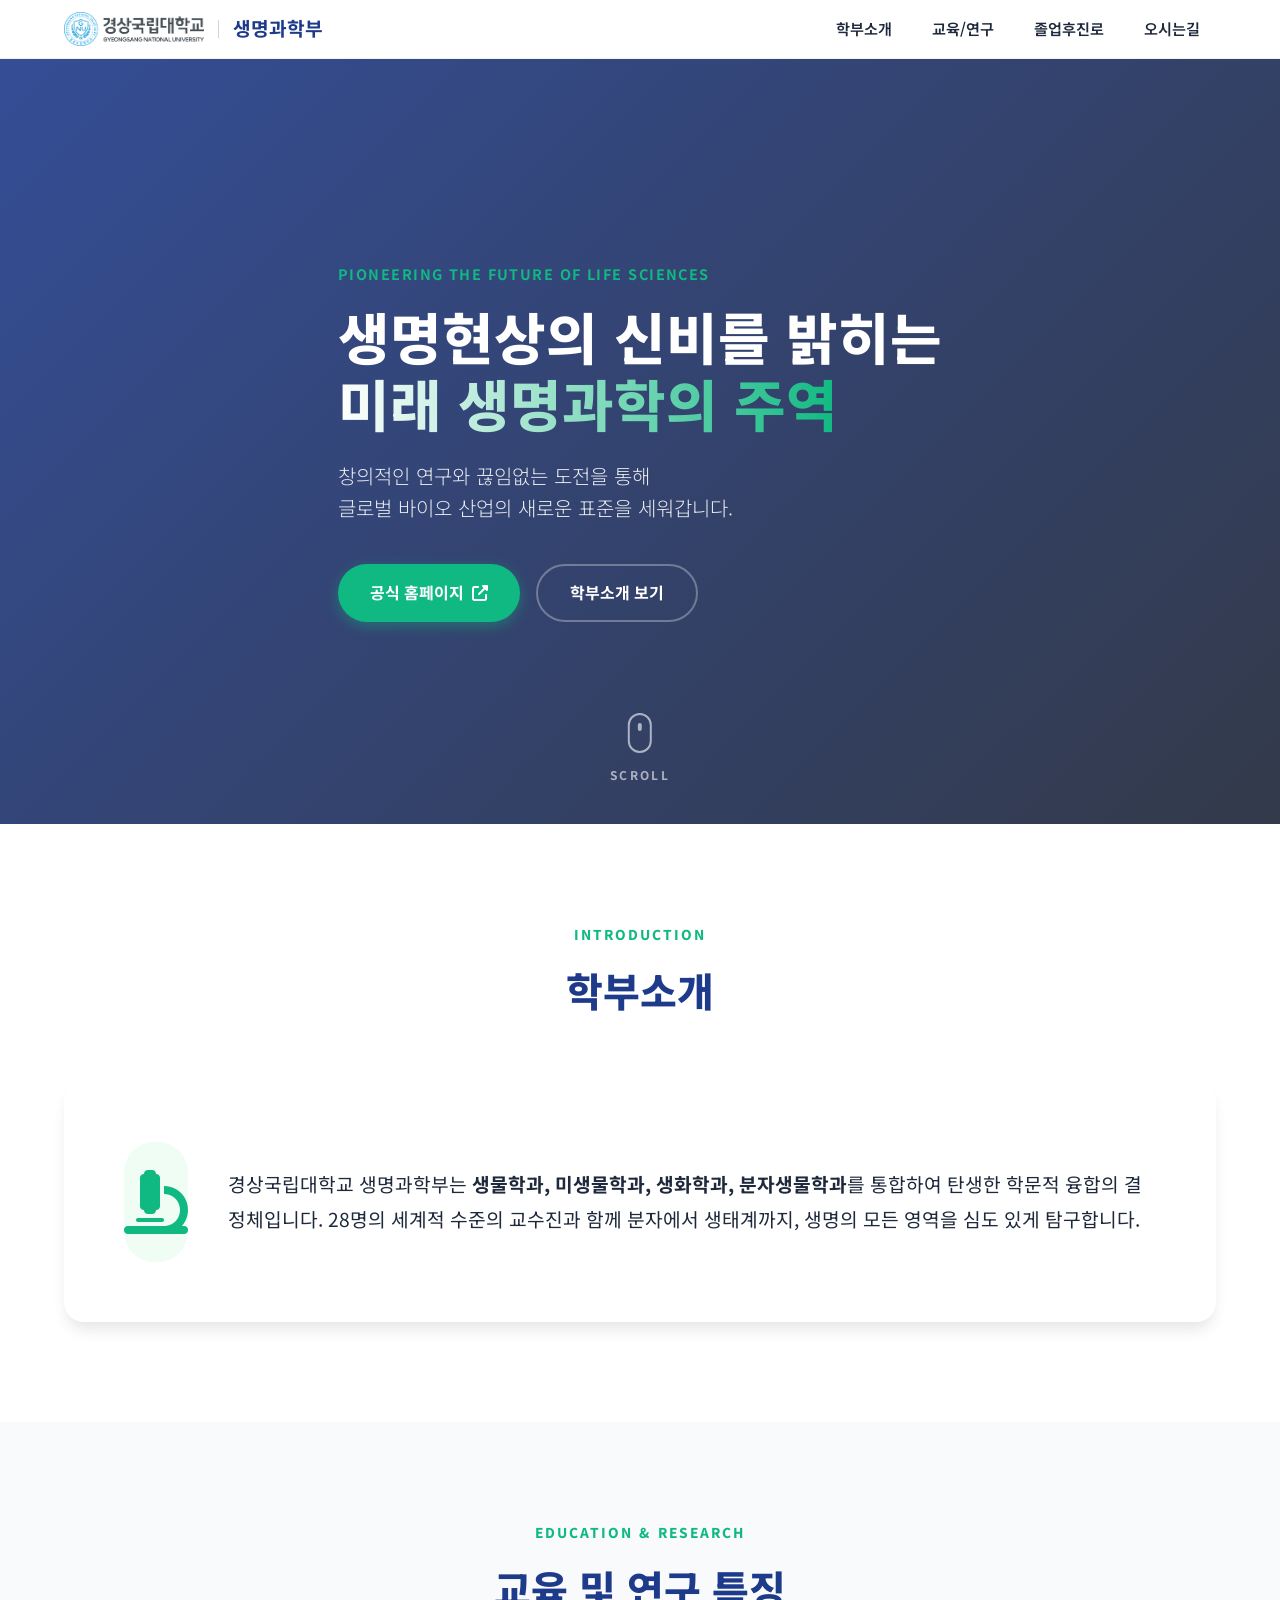
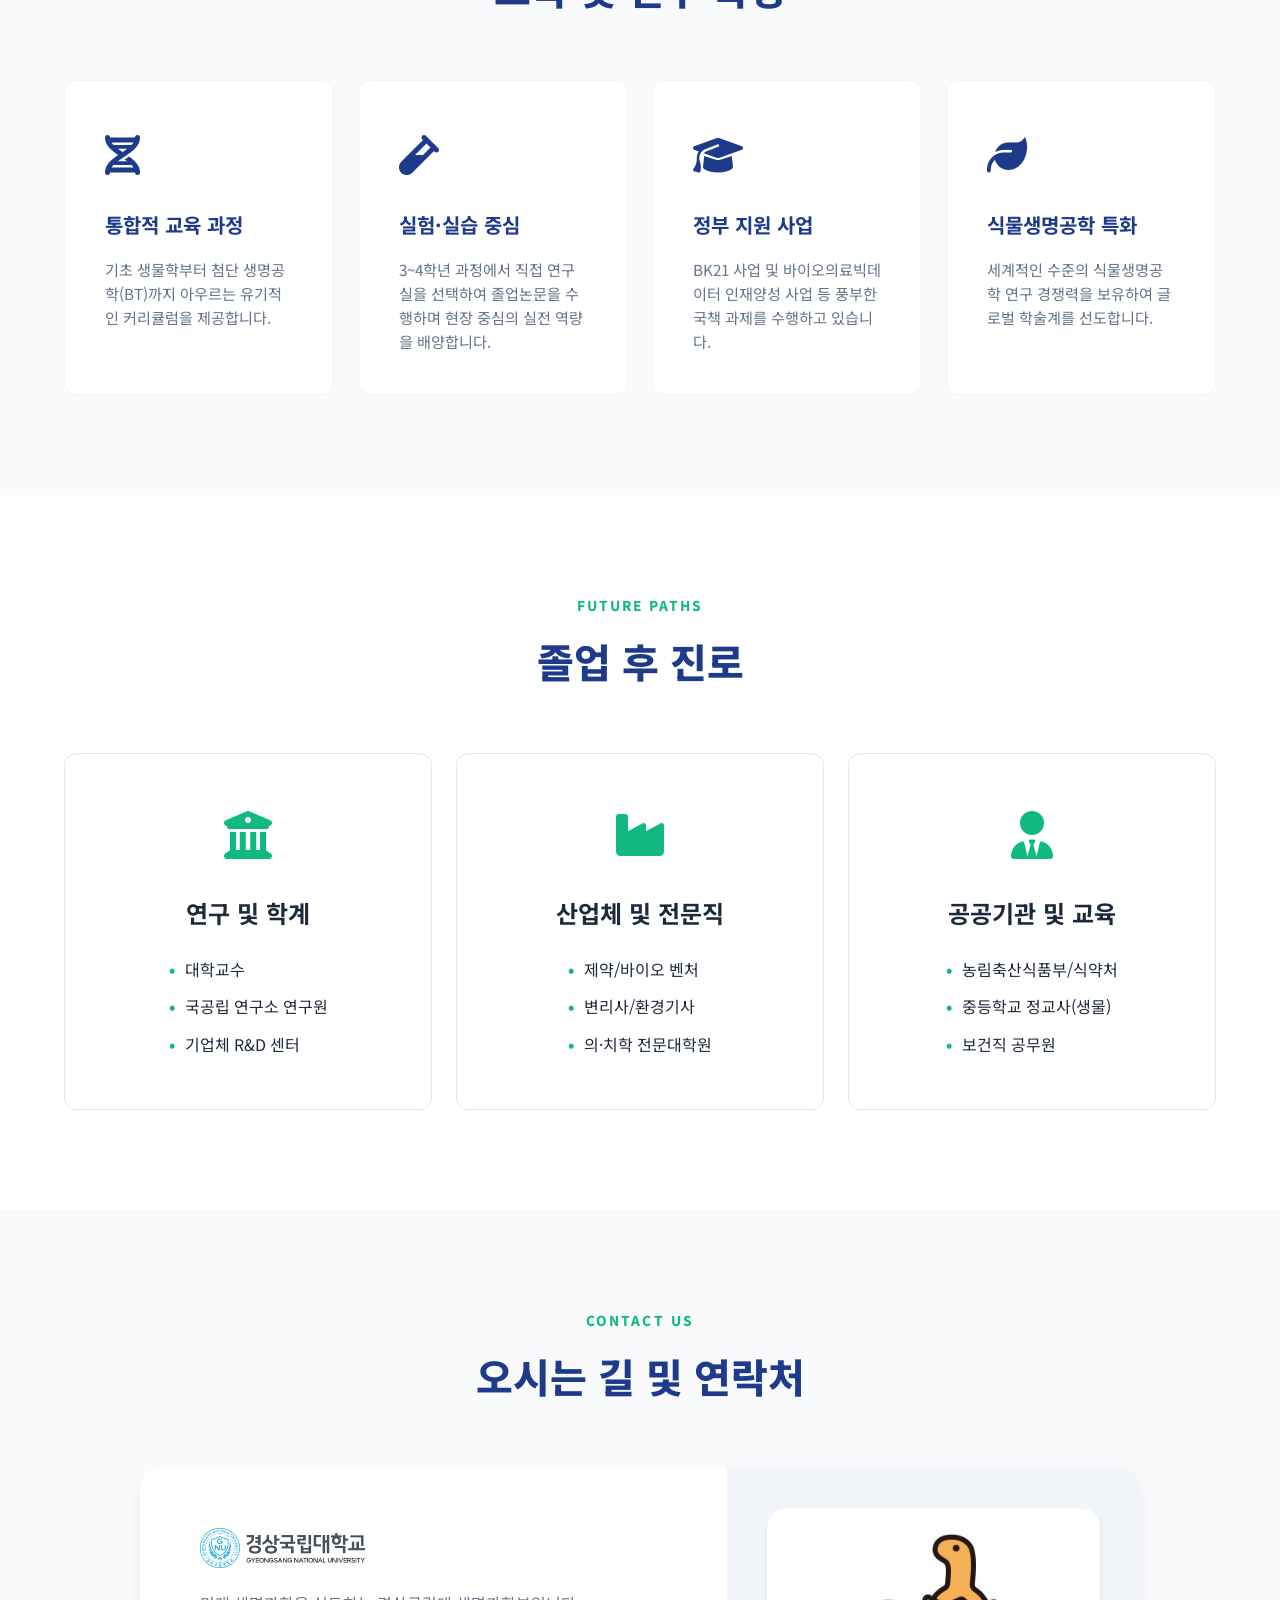
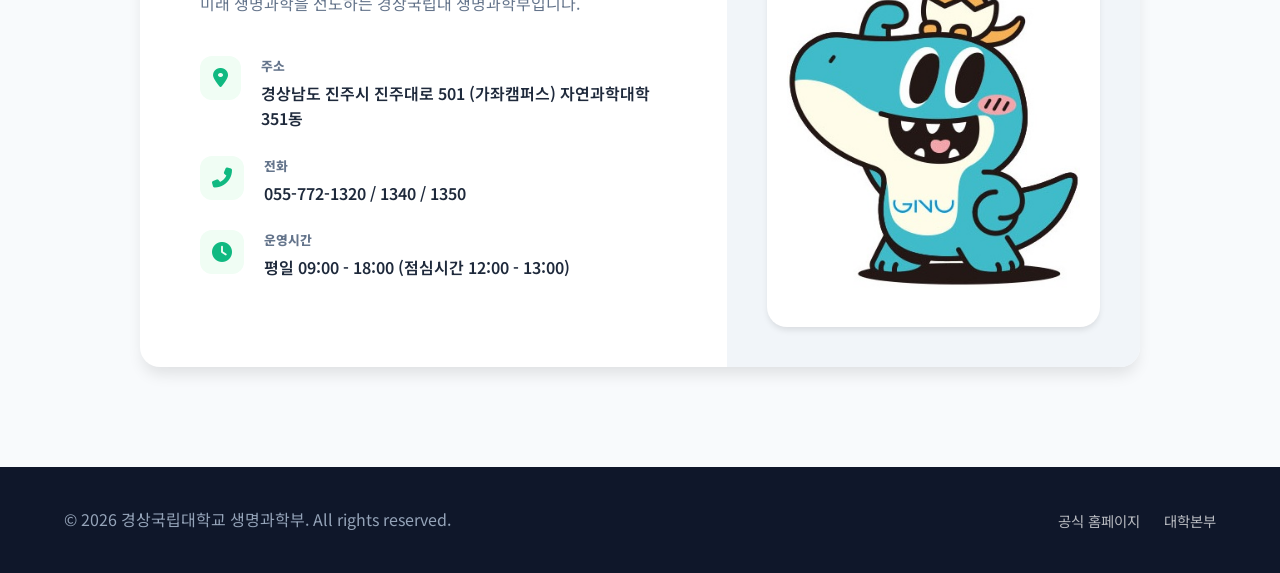
<file: index.html>
<!DOCTYPE html>
<html lang="ko">
<head>
    <meta charset="UTF-8">
    <meta name="viewport" content="width=device-width, initial-scale=1.0">
    <title>경상국립대학교 생명과학부 | 미래 생명과학의 주역</title>
    <link rel="stylesheet" href="style.css">
    <link rel="preconnect" href="https://fonts.googleapis.com">
    <link rel="preconnect" href="https://fonts.gstatic.com" crossorigin>
    <link href="https://fonts.googleapis.com/css2?family=Pretendard:wght@300;400;500;600;700;800&family=Noto+Sans+KR:wght@300;400;500;700&display=swap" rel="stylesheet">
    <!-- Font Awesome for UI Icons -->
    <link rel="stylesheet" href="https://cdnjs.cloudflare.com/ajax/libs/font-awesome/6.4.0/css/all.min.css">
</head>
<body>
    <header>
        <div class="container header-inner">
            <div class="logo-area">
                <img src="type_vi_img2.png" alt="경상국립대학교" class="univ-logo">
                <div class="dept-title-container">
                    <div class="vertical-divider"></div>
                    <h1 class="dept-title">생명과학부</h1>
                </div>
            </div>
            <nav>
                <ul class="nav-menu">
                    <li><a href="#overview">학부소개</a></li>
                    <li><a href="#education">교육/연구</a></li>
                    <li><a href="#career">졸업후진로</a></li>
                    <li><a href="#contact">오시는길</a></li>
                </ul>
            </nav>
        </div>
    </header>

    <main>
        <section id="hero">
            <div class="container hero-inner">
                <div class="hero-content">
                    <span class="hero-label">Pioneering the Future of Life Sciences</span>
                    <h2>생명현상의 신비를 밝히는<br><span>미래 생명과학의 주역</span></h2>
                    <p>창의적인 연구와 끊임없는 도전을 통해<br>글로벌 바이오 산업의 새로운 표준을 세워갑니다.</p>
                    <div class="hero-btns">
                        <a href="https://www.gnu.ac.kr/ls/main.do" target="_blank" class="btn btn-primary">공식 홈페이지 <i class="fas fa-external-link-alt"></i></a>
                        <a href="#overview" class="btn btn-outline">학부소개 보기</a>
                    </div>
                </div>
            </div>
            <div class="scroll-indicator">
                <div class="mouse"></div>
                <span>SCROLL</span>
            </div>
        </section>

        <section id="overview" class="section">
            <div class="container">
                <div class="section-header">
                    <span class="sub-title">Introduction</span>
                    <h3 class="section-title">학부소개</h3>
                </div>
                <div class="card overview-card">
                    <div class="overview-icon"><i class="fas fa-microscope"></i></div>
                    <p>경상국립대학교 생명과학부는 <strong>생물학과, 미생물학과, 생화학과, 분자생물학과</strong>를 통합하여 탄생한 학문적 융합의 결정체입니다. 28명의 세계적 수준의 교수진과 함께 분자에서 생태계까지, 생명의 모든 영역을 심도 있게 탐구합니다.</p>
                </div>
            </div>
        </section>

        <section id="education" class="section bg-light">
            <div class="container">
                <div class="section-header">
                    <span class="sub-title">Education & Research</span>
                    <h3 class="section-title">교육 및 연구 특징</h3>
                </div>
                <div class="grid-features">
                    <div class="feature-item">
                        <div class="f-icon"><i class="fas fa-dna"></i></div>
                        <h4>통합적 교육 과정</h4>
                        <p>기초 생물학부터 첨단 생명공학(BT)까지 아우르는 유기적인 커리큘럼을 제공합니다.</p>
                    </div>
                    <div class="feature-item">
                        <div class="f-icon"><i class="fas fa-vial"></i></div>
                        <h4>실험·실습 중심</h4>
                        <p>3~4학년 과정에서 직접 연구실을 선택하여 졸업논문을 수행하며 현장 중심의 실전 역량을 배양합니다.</p>
                    </div>
                    <div class="feature-item">
                        <div class="f-icon"><i class="fas fa-graduation-cap"></i></div>
                        <h4>정부 지원 사업</h4>
                        <p>BK21 사업 및 바이오의료빅데이터 인재양성 사업 등 풍부한 국책 과제를 수행하고 있습니다.</p>
                    </div>
                    <div class="feature-item">
                        <div class="f-icon"><i class="fas fa-leaf"></i></div>
                        <h4>식물생명공학 특화</h4>
                        <p>세계적인 수준의 식물생명공학 연구 경쟁력을 보유하여 글로벌 학술계를 선도합니다.</p>
                    </div>
                </div>
            </div>
        </section>

        <section id="career" class="section">
            <div class="container">
                <div class="section-header">
                    <span class="sub-title">Future Paths</span>
                    <h3 class="section-title">졸업 후 진로</h3>
                </div>
                <div class="grid-career">
                    <div class="career-card">
                        <div class="c-header"><i class="fas fa-university"></i></div>
                        <h4>연구 및 학계</h4>
                        <ul>
                            <li>대학교수</li>
                            <li>국공립 연구소 연구원</li>
                            <li>기업체 R&D 센터</li>
                        </ul>
                    </div>
                    <div class="career-card">
                        <div class="c-header"><i class="fas fa-industry"></i></div>
                        <h4>산업체 및 전문직</h4>
                        <ul>
                            <li>제약/바이오 벤처</li>
                            <li>변리사/환경기사</li>
                            <li>의·치학 전문대학원</li>
                        </ul>
                    </div>
                    <div class="career-card">
                        <div class="c-header"><i class="fas fa-user-tie"></i></div>
                        <h4>공공기관 및 교육</h4>
                        <ul>
                            <li>농림축산식품부/식약처</li>
                            <li>중등학교 정교사(생물)</li>
                            <li>보건직 공무원</li>
                        </ul>
                    </div>
                </div>
            </div>
        </section>

        <section id="contact" class="section bg-light">
            <div class="container">
                <div class="section-header">
                    <span class="sub-title">Contact Us</span>
                    <h3 class="section-title">오시는 길 및 연락처</h3>
                </div>
                <div class="card contact-card-new">
                    <div class="contact-main">
                        <div class="contact-branding">
                            <img src="type_vi_img2.png" alt="GNU Logo" class="c-logo">
                            <p>미래 생명과학을 선도하는 경상국립대 생명과학부입니다.</p>
                        </div>
                        <div class="contact-list">
                            <div class="c-item">
                                <i class="fas fa-map-marker-alt"></i>
                                <div>
                                    <label>주소</label>
                                    <p>경상남도 진주시 진주대로 501 (가좌캠퍼스) 자연과학대학 351동</p>
                                </div>
                            </div>
                            <div class="c-item">
                                <i class="fas fa-phone-alt"></i>
                                <div>
                                    <label>전화</label>
                                    <p>055-772-1320 / 1340 / 1350</p>
                                </div>
                            </div>
                            <div class="c-item">
                                <i class="fas fa-clock"></i>
                                <div>
                                    <label>운영시간</label>
                                    <p>평일 09:00 - 18:00 (점심시간 12:00 - 13:00)</p>
                                </div>
                            </div>
                        </div>
                    </div>
                    <div class="contact-visual">
                        <div class="mascot-frame">
                            <img src="mascot.jpg.jpg" alt="GNU Mascot" class="mascot-final">
                        </div>
                    </div>
                </div>
            </div>
        </section>
    </main>

    <footer>
        <div class="container footer-content">
            <div class="footer-info">
                <p>&copy; 2026 경상국립대학교 생명과학부. All rights reserved.</p>
            </div>
            <div class="footer-links">
                <a href="https://life.gnu.ac.kr/" target="_blank">공식 홈페이지</a>
                <a href="https://www.gnu.ac.kr/" target="_blank">대학본부</a>
            </div>
        </div>
    </footer>
</body>
</html>
</file>
<file: style.css>
/* Design System & Variables */
:root {
    --primary: #1e3a8a;
    --primary-light: #3b82f6;
    --secondary: #10b981;
    --secondary-dark: #059669;
    --accent: #f59e0b;
    --text-main: #1e293b;
    --text-muted: #64748b;
    --bg-main: #ffffff;
    --bg-light: #f8fafc;
    --white: #ffffff;
    --shadow-sm: 0 1px 2px 0 rgb(0 0 0 / 0.05);
    --shadow-md: 0 4px 6px -1px rgb(0 0 0 / 0.1);
    --shadow-lg: 0 10px 15px -3px rgb(0 0 0 / 0.1);
    --radius-md: 12px;
    --radius-lg: 20px;
    --transition: all 0.3s cubic-bezier(0.4, 0, 0.2, 1);
}

/* Global Reset */
* {
    margin: 0;
    padding: 0;
    box-sizing: border-box;
}

html {
    scroll-behavior: smooth;
}

body {
    font-family: 'Pretendard', 'Noto Sans KR', sans-serif;
    color: var(--text-main);
    background-color: var(--bg-main);
    line-height: 1.6;
}

.container {
    max-width: 1200px;
    margin: 0 auto;
    padding: 0 24px;
}

.section {
    padding: 100px 0;
}

.bg-light {
    background-color: var(--bg-light);
}

/* Header & Nav */
header {
    background: rgba(255, 255, 255, 0.9);
    backdrop-filter: blur(12px);
    position: sticky;
    top: 0;
    z-index: 1000;
    border-bottom: 1px solid rgba(0,0,0,0.05);
    padding: 12px 0;
}

.header-inner {
    display: flex;
    justify-content: space-between;
    align-items: center;
}

.logo-area {
    display: flex;
    align-items: center;
    height: 100%;
}

.univ-logo {
    height: 34px;
    width: auto;
    display: block;
}

.dept-title-container {
    display: flex;
    align-items: center;
    height: 100%;
}

.vertical-divider {
    width: 1px;
    height: 18px;
    background: #cbd5e1;
    margin: 0 14px;
}

.dept-title {
    font-size: 1.2rem;
    font-weight: 700;
    color: var(--primary);
    line-height: 1;
    margin: 0;
    display: flex;
    align-items: center;
}

.nav-menu {
    display: flex;
    list-style: none;
    gap: 8px;
}

.nav-menu a {
    text-decoration: none;
    color: var(--text-main);
    font-weight: 600;
    font-size: 0.95rem;
    padding: 8px 16px;
    border-radius: 50px;
    transition: var(--transition);
}

.nav-menu a:hover {
    background: var(--bg-light);
    color: var(--primary);
}

/* Hero Section */
#hero {
    height: 85vh;
    min-height: 600px;
    background: linear-gradient(135deg, rgba(30, 58, 138, 0.9) 0%, rgba(15, 23, 42, 0.85) 100%),
                url('https://images.unsplash.com/photo-1576086213369-97a306d36557?auto=format&fit=crop&q=80');
    background-size: cover;
    background-position: center;
    display: flex;
    align-items: center;
    position: relative;
    color: var(--white);
    overflow: hidden;
}

.hero-content {
    max-width: 700px;
}

.hero-label {
    display: inline-block;
    font-size: 0.9rem;
    font-weight: 700;
    color: var(--secondary);
    letter-spacing: 0.1em;
    margin-bottom: 16px;
    text-transform: uppercase;
}

.hero-content h2 {
    font-size: 3.5rem;
    line-height: 1.2;
    margin-bottom: 24px;
    font-weight: 800;
}

.hero-content h2 span {
    background: linear-gradient(to right, #ffffff, var(--secondary));
    -webkit-background-clip: text;
    -webkit-text-fill-color: transparent;
}

.hero-content p {
    font-size: 1.25rem;
    opacity: 0.9;
    margin-bottom: 40px;
    font-weight: 300;
}

.hero-btns {
    display: flex;
    gap: 16px;
}

.btn {
    padding: 14px 32px;
    border-radius: 50px;
    font-weight: 700;
    text-decoration: none;
    font-size: 1rem;
    transition: var(--transition);
    display: inline-flex;
    align-items: center;
    gap: 8px;
}

.btn-primary {
    background: var(--secondary);
    color: var(--white);
    box-shadow: 0 4px 14px rgba(16, 185, 129, 0.4);
}

.btn-primary:hover {
    background: var(--secondary-dark);
    transform: translateY(-3px);
    box-shadow: 0 6px 20px rgba(16, 185, 129, 0.5);
}

.btn-outline {
    border: 2px solid rgba(255,255,255,0.3);
    color: var(--white);
}

.btn-outline:hover {
    background: rgba(255,255,255,0.1);
    border-color: white;
}

.scroll-indicator {
    position: absolute;
    bottom: 40px;
    left: 50%;
    transform: translateX(-50%);
    display: flex;
    flex-direction: column;
    align-items: center;
    gap: 12px;
    font-size: 0.75rem;
    font-weight: 700;
    letter-spacing: 0.2em;
    opacity: 0.6;
}

.mouse {
    width: 24px;
    height: 40px;
    border: 2px solid white;
    border-radius: 20px;
    position: relative;
}

.mouse::before {
    content: '';
    width: 4px;
    height: 8px;
    background: white;
    position: absolute;
    left: 50%;
    top: 8px;
    transform: translateX(-50%);
    border-radius: 2px;
    animation: scroll 2s infinite;
}

@keyframes scroll {
    0% { opacity: 1; transform: translate(-50%, 0); }
    100% { opacity: 0; transform: translate(-50%, 15px); }
}

/* Sections Common */
.section-header {
    text-align: center;
    margin-bottom: 60px;
}

.sub-title {
    color: var(--secondary);
    font-weight: 800;
    font-size: 0.85rem;
    letter-spacing: 0.15em;
    text-transform: uppercase;
    display: block;
    margin-bottom: 12px;
}

.section-title {
    font-size: 2.5rem;
    font-weight: 800;
    color: var(--primary);
}

.card {
    background: var(--white);
    border-radius: var(--radius-lg);
    box-shadow: var(--shadow-lg);
    overflow: hidden;
}

/* Overview Section */
.overview-card {
    padding: 60px;
    display: flex;
    align-items: center;
    gap: 40px;
    text-align: left;
}

.overview-icon {
    font-size: 4rem;
    color: var(--secondary);
    background: #f0fdf4;
    width: 120px;
    height: 120px;
    display: flex;
    align-items: center;
    justify-content: center;
    border-radius: 30px;
}

.overview-card p {
    font-size: 1.2rem;
    color: var(--text-main);
    line-height: 1.8;
}

/* Features Section */
.grid-features {
    display: grid;
    grid-template-columns: repeat(auto-fit, minmax(250px, 1fr));
    gap: 24px;
}

.feature-item {
    background: var(--white);
    padding: 40px;
    border-radius: var(--radius-md);
    transition: var(--transition);
    border: 1px solid #f1f5f9;
}

.feature-item:hover {
    transform: translateY(-10px);
    box-shadow: var(--shadow-lg);
}

.f-icon {
    font-size: 2.5rem;
    color: var(--primary);
    margin-bottom: 24px;
}

.feature-item h4 {
    font-size: 1.25rem;
    margin-bottom: 16px;
    color: var(--primary);
}

.feature-item p {
    color: var(--text-muted);
    font-size: 0.95rem;
}

/* Career Section */
.grid-career {
    display: grid;
    grid-template-columns: repeat(3, 1fr);
    gap: 24px;
}

.career-card {
    padding: 40px;
    border-radius: var(--radius-md);
    border: 1px solid #e2e8f0;
    text-align: center;
}

.career-card.highlight {
    background: var(--primary);
    color: white;
    border-color: var(--primary);
}

.career-card.highlight h4, .career-card.highlight .c-header {
    color: white;
}

.c-header {
    font-size: 3rem;
    color: var(--secondary);
    margin-bottom: 24px;
}

.career-card h4 {
    font-size: 1.5rem;
    margin-bottom: 24px;
}

.career-card ul {
    list-style: none;
    text-align: left;
    display: inline-block;
}

.career-card li {
    margin-bottom: 12px;
    display: flex;
    align-items: center;
    gap: 10px;
}

.career-card li::before {
    content: '•';
    color: var(--secondary);
    font-weight: 900;
}

/* Contact Section Redesign */
.contact-card-new {
    display: flex;
    padding: 0;
    max-width: 1000px;
    margin: 0 auto;
}

.contact-main {
    flex: 1.4;
    padding: 60px;
}

.contact-branding {
    margin-bottom: 40px;
}

.c-logo {
    height: 40px;
    margin-bottom: 16px;
}

.contact-branding p {
    color: var(--text-muted);
    font-size: 1rem;
}

.contact-list {
    display: grid;
    gap: 24px;
}

.c-item {
    display: flex;
    gap: 20px;
    align-items: flex-start;
}

.c-item i {
    font-size: 1.25rem;
    color: var(--secondary);
    background: #f0fdf4;
    width: 44px;
    height: 44px;
    display: flex;
    align-items: center;
    justify-content: center;
    border-radius: 12px;
}

.c-item label {
    display: block;
    font-size: 0.8rem;
    font-weight: 800;
    color: var(--text-muted);
    text-transform: uppercase;
    margin-bottom: 4px;
}

.c-item p {
    font-size: 1rem;
    font-weight: 600;
}

.contact-visual {
    flex: 1;
    background: #f1f5f9;
    display: flex;
    align-items: center;
    justify-content: center;
    padding: 40px;
}

.mascot-frame {
    width: 100%;
    background: white;
    padding: 20px;
    border-radius: 20px;
    box-shadow: var(--shadow-md);
}

.mascot-final {
    width: 100%;
    height: auto;
    border-radius: 10px;
    display: block;
}

/* Footer */
footer {
    background: #0f172a;
    color: #94a3b8;
    padding: 40px 0;
}

.footer-content {
    display: flex;
    justify-content: space-between;
    align-items: center;
}

.footer-links {
    display: flex;
    gap: 24px;
}

.footer-links a {
    color: white;
    text-decoration: none;
    font-size: 0.9rem;
    opacity: 0.7;
    transition: 0.2s;
}

.footer-links a:hover {
    opacity: 1;
}

/* Responsive */
@media (max-width: 1024px) {
    .grid-career { grid-template-columns: 1fr; }
    .hero-content h2 { font-size: 2.8rem; }
    .contact-card-new { flex-direction: column; }
    .overview-card { flex-direction: column; text-align: center; }
}

@media (max-width: 768px) {
    .nav-menu { display: none; }
    .hero-btns { flex-direction: column; }
    .section { padding: 60px 0; }
}
</file>
